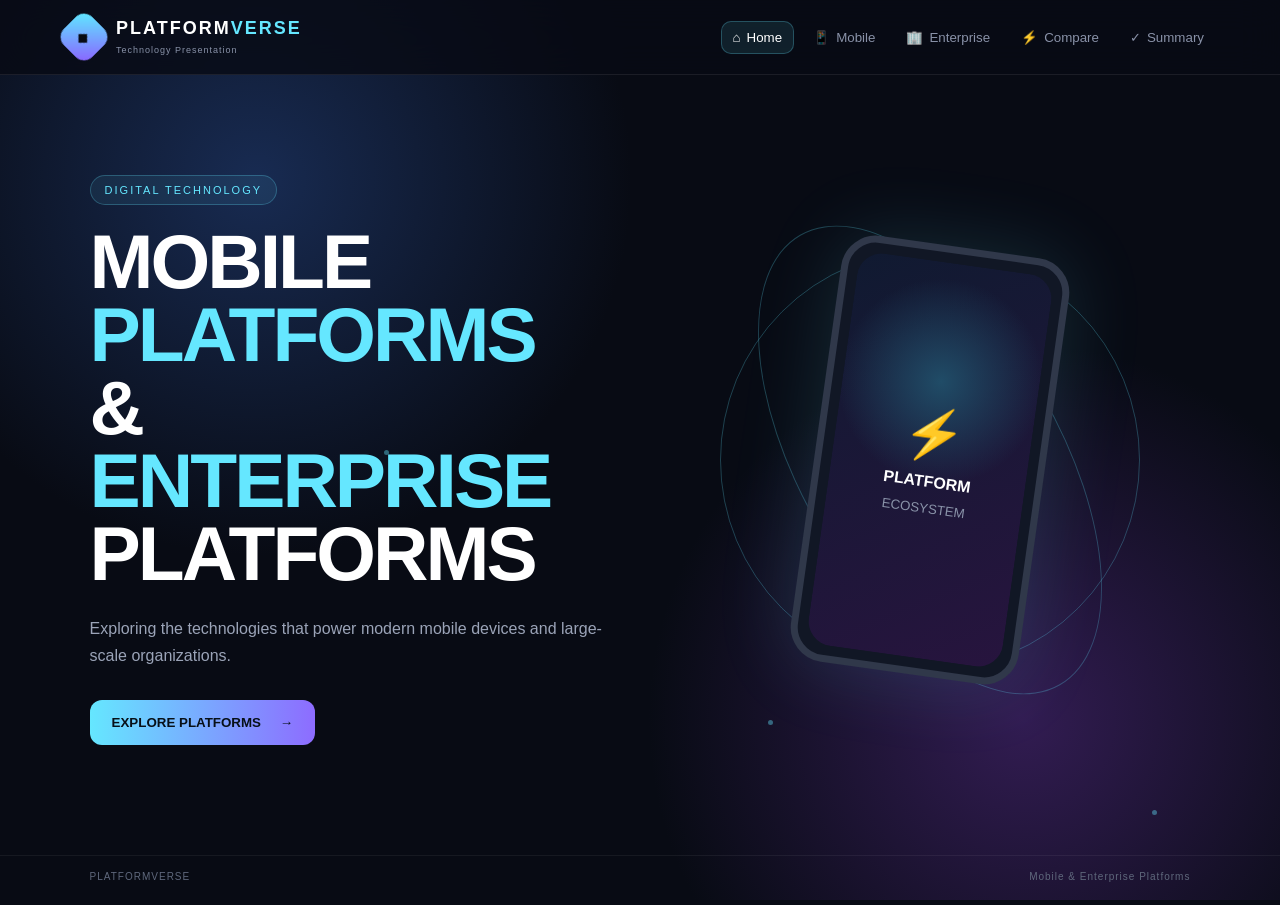
<file: index.html>
<!DOCTYPE html>
<html lang="en">
<head>
    <meta charset="UTF-8">
    <meta name="viewport" content="width=device-width, initial-scale=1.0">

    <title>Mobile & Enterprise Platforms</title>

    <link rel="stylesheet" href="style.css">
</head>

<body>

    <!-- Background Animation -->
    <div class="background">
        <span></span>
        <span></span>
        <span></span>
        <span></span>
        <span></span>
    </div>

    <!-- HEADER -->
    <header class="topbar">

        <div class="logo">
            <div class="logo-icon">◆</div>
            <div>
                <h1>PLATFORM<span>VERSE</span></h1>
                <small>Technology Presentation</small>
            </div>
        </div>

        <button class="menu-btn" id="menuBtn">
            ☰
        </button>

        <nav id="navigation">

            <button class="nav-btn active" data-page="home">
                <span>⌂</span>
                <label>Home</label>
            </button>

            <button class="nav-btn" data-page="mobile">
                <span>📱</span>
                <label>Mobile</label>
            </button>

            <button class="nav-btn" data-page="enterprise">
                <span>🏢</span>
                <label>Enterprise</label>
            </button>

            <button class="nav-btn" data-page="comparison">
                <span>⚡</span>
                <label>Compare</label>
            </button>

            <button class="nav-btn" data-page="summary">
                <span>✓</span>
                <label>Summary</label>
            </button>

        </nav>

    </header>


    <!-- MAIN -->
    <main>

        <!-- HOME -->
        <section class="page active" id="home">

            <div class="hero">

                <div class="hero-text">

                    <div class="badge">
                        DIGITAL TECHNOLOGY
                    </div>

                    <h2>
                        MOBILE
                        <span>PLATFORMS</span>
                        <br>
                        &
                        <span>ENTERPRISE</span>
                        <br>
                        PLATFORMS
                    </h2>

                    <p>
                        Exploring the technologies that power modern
                        mobile devices and large-scale organizations.
                    </p>

                    <button class="start-btn" data-go="mobile">
                        EXPLORE PLATFORMS
                        <span>→</span>
                    </button>

                </div>

                <div class="hero-visual">

                    <div class="orbit orbit1"></div>
                    <div class="orbit orbit2"></div>

                    <div class="center-device">
                        <div class="screen">
                            <div class="screen-icon">⚡</div>
                            <strong>PLATFORM</strong>
                            <small>ECOSYSTEM</small>
                        </div>
                    </div>

                </div>

            </div>

        </section>


        <!-- MOBILE -->
        <section class="page" id="mobile">

            <div class="section-header">

                <div>
                    <span class="section-number">01</span>

                    <h2>
                        MOBILE
                        <span>PLATFORMS</span>
                    </h2>

                    <p>
                        Software platforms designed primarily for
                        smartphones, tablets and other mobile devices.
                    </p>
                </div>

            </div>


            <div class="platform-grid">

                <article class="platform-card">

                    <div class="card-number">01</div>

                    <div class="card-icon android">
                        🤖
                    </div>

                    <h3>Android</h3>

                    <p>
                        An open and flexible mobile operating system
                        developed by Google.
                    </p>

                    <div class="tags">
                        <span>Google</span>
                        <span>Open Source</span>
                    </div>

                </article>


                <article class="platform-card">

                    <div class="card-number">02</div>

                    <div class="card-icon apple">
                        
                    </div>

                    <h3>iOS</h3>

                    <p>
                        Apple's mobile operating system used on
                        iPhone and other Apple devices.
                    </p>

                    <div class="tags">
                        <span>Apple</span>
                        <span>iPhone</span>
                    </div>

                </article>


                <article class="platform-card">

                    <div class="card-number">03</div>

                    <div class="card-icon harmony">
                        ◈
                    </div>

                    <h3>HarmonyOS</h3>

                    <p>
                        A distributed operating system developed by
                        Huawei for multiple smart devices.
                    </p>

                    <div class="tags">
                        <span>Huawei</span>
                        <span>IoT</span>
                    </div>

                </article>


                <article class="platform-card">

                    <div class="card-number">04</div>

                    <div class="card-icon kaios">
                        K
                    </div>

                    <h3>KaiOS</h3>

                    <p>
                        A lightweight operating system designed
                        for feature phones and affordable devices.
                    </p>

                    <div class="tags">
                        <span>Lightweight</span>
                        <span>Feature Phone</span>
                    </div>

                </article>

            </div>

        </section>


        <!-- ENTERPRISE -->
        <section class="page" id="enterprise">

            <div class="section-header">

                <div>
                    <span class="section-number">02</span>

                    <h2>
                        ENTERPRISE
                        <span>PLATFORMS</span>
                    </h2>

                    <p>
                        Technology platforms that support business
                        operations, applications, data and large-scale
                        organizational systems.
                    </p>

                </div>

            </div>


            <div class="platform-grid enterprise-grid">

                <article class="platform-card">

                    <div class="card-number">01</div>

                    <div class="card-icon enterprise-icon">
                        ☁
                    </div>

                    <h3>Microsoft Azure</h3>

                    <p>
                        Cloud computing platform providing services
                        for applications, databases and businesses.
                    </p>

                    <div class="tags">
                        <span>Cloud</span>
                        <span>Microsoft</span>
                    </div>

                </article>


                <article class="platform-card">

                    <div class="card-number">02</div>

                    <div class="card-icon enterprise-icon">
                        ☁
                    </div>

                    <h3>Amazon Web Services</h3>

                    <p>
                        Cloud platform offering computing, storage,
                        databases and many enterprise services.
                    </p>

                    <div class="tags">
                        <span>AWS</span>
                        <span>Cloud</span>
                    </div>

                </article>


                <article class="platform-card">

                    <div class="card-number">03</div>

                    <div class="card-icon enterprise-icon">
                        ◉
                    </div>

                    <h3>Oracle Cloud</h3>

                    <p>
                        Enterprise cloud platform supporting databases,
                        applications and business infrastructure.
                    </p>

                    <div class="tags">
                        <span>Oracle</span>
                        <span>Database</span>
                    </div>

                </article>


                <article class="platform-card">

                    <div class="card-number">04</div>

                    <div class="card-icon enterprise-icon">
                        S
                    </div>

                    <h3>SAP</h3>

                    <p>
                        Enterprise software platform used for finance,
                        supply chain, human resources and operations.
                    </p>

                    <div class="tags">
                        <span>ERP</span>
                        <span>Business</span>
                    </div>

                </article>


                <!-- 5TH ENTERPRISE EXAMPLE -->
                <article class="platform-card">

                    <div class="card-number">05</div>

                    <div class="card-icon enterprise-icon">
                        IBM
                    </div>

                    <h3>IBM Cloud</h3>

                    <p>
                        Enterprise cloud platform providing infrastructure,
                        AI, data and application services for organizations.
                    </p>

                    <div class="tags">
                        <span>IBM</span>
                        <span>Cloud</span>
                    </div>

                </article>

            </div>

        </section>


        <!-- COMPARISON -->
        <section class="page" id="comparison">

            <div class="section-header">

                <div>
                    <span class="section-number">03</span>

                    <h2>
                        PLATFORM
                        <span>COMPARISON</span>
                    </h2>

                    <p>
                        Mobile and enterprise platforms serve different
                        purposes but both support modern technology.
                    </p>
                </div>

            </div>


            <div class="comparison">

                <div class="compare-card mobile-compare">

                    <div class="compare-icon">
                        📱
                    </div>

                    <h3>Mobile Platforms</h3>

                    <ul>
                        <li>Designed for mobile devices</li>
                        <li>User-focused experience</li>
                        <li>Touch-based interfaces</li>
                        <li>Mobile applications</li>
                        <li>Portable and personal</li>
                    </ul>

                </div>


                <div class="vs">
                    VS
                </div>


                <div class="compare-card enterprise-compare">

                    <div class="compare-icon">
                        🏢
                    </div>

                    <h3>Enterprise Platforms</h3>

                    <ul>
                        <li>Designed for organizations</li>
                        <li>Business-focused systems</li>
                        <li>Large-scale infrastructure</li>
                        <li>Data and application management</li>
                        <li>Supports many users</li>
                    </ul>

                </div>

            </div>


            <div class="info-box">

                <span>💡</span>

                <p>
                    <strong>Key Idea:</strong>
                    Mobile platforms focus on personal and portable
                    computing, while enterprise platforms focus on
                    organizational systems, scalability and business
                    operations.
                </p>

            </div>

        </section>


        <!-- SUMMARY -->
        <section class="page" id="summary">

            <div class="summary-container">

                <div class="summary-icon">
                    ✓
                </div>

                <span class="section-number">04</span>

                <h2>
                    TECHNOLOGY
                    <span>CONNECTS</span>
                </h2>

                <p>
                    Mobile and enterprise platforms are essential parts
                    of today's digital world.
                </p>


                <div class="summary-grid">

                    <div>
                        <strong>Mobile</strong>
                        <span>Personal Technology</span>
                    </div>

                    <div>
                        <strong>Enterprise</strong>
                        <span>Business Technology</span>
                    </div>

                    <div>
                        <strong>Future</strong>
                        <span>Connected Ecosystems</span>
                    </div>

                </div>


                <button class="restart-btn" data-go="home">
                    ↻ RESTART PRESENTATION
                </button>

            </div>

        </section>

    </main>


    <!-- PAGE POPUP -->
    <div class="transition-overlay" id="transitionOverlay">

        <div class="transition-box">

            <div class="loading-circle"></div>

            <h3 id="transitionTitle">
                Loading...
            </h3>

            <p>
                Preparing presentation
            </p>

        </div>

    </div>


    <footer>

        <span>PLATFORMVERSE</span>

        <span>
            Mobile & Enterprise Platforms
        </span>

    </footer>


    <script src="script.js"></script>

</body>
</html>
</file>
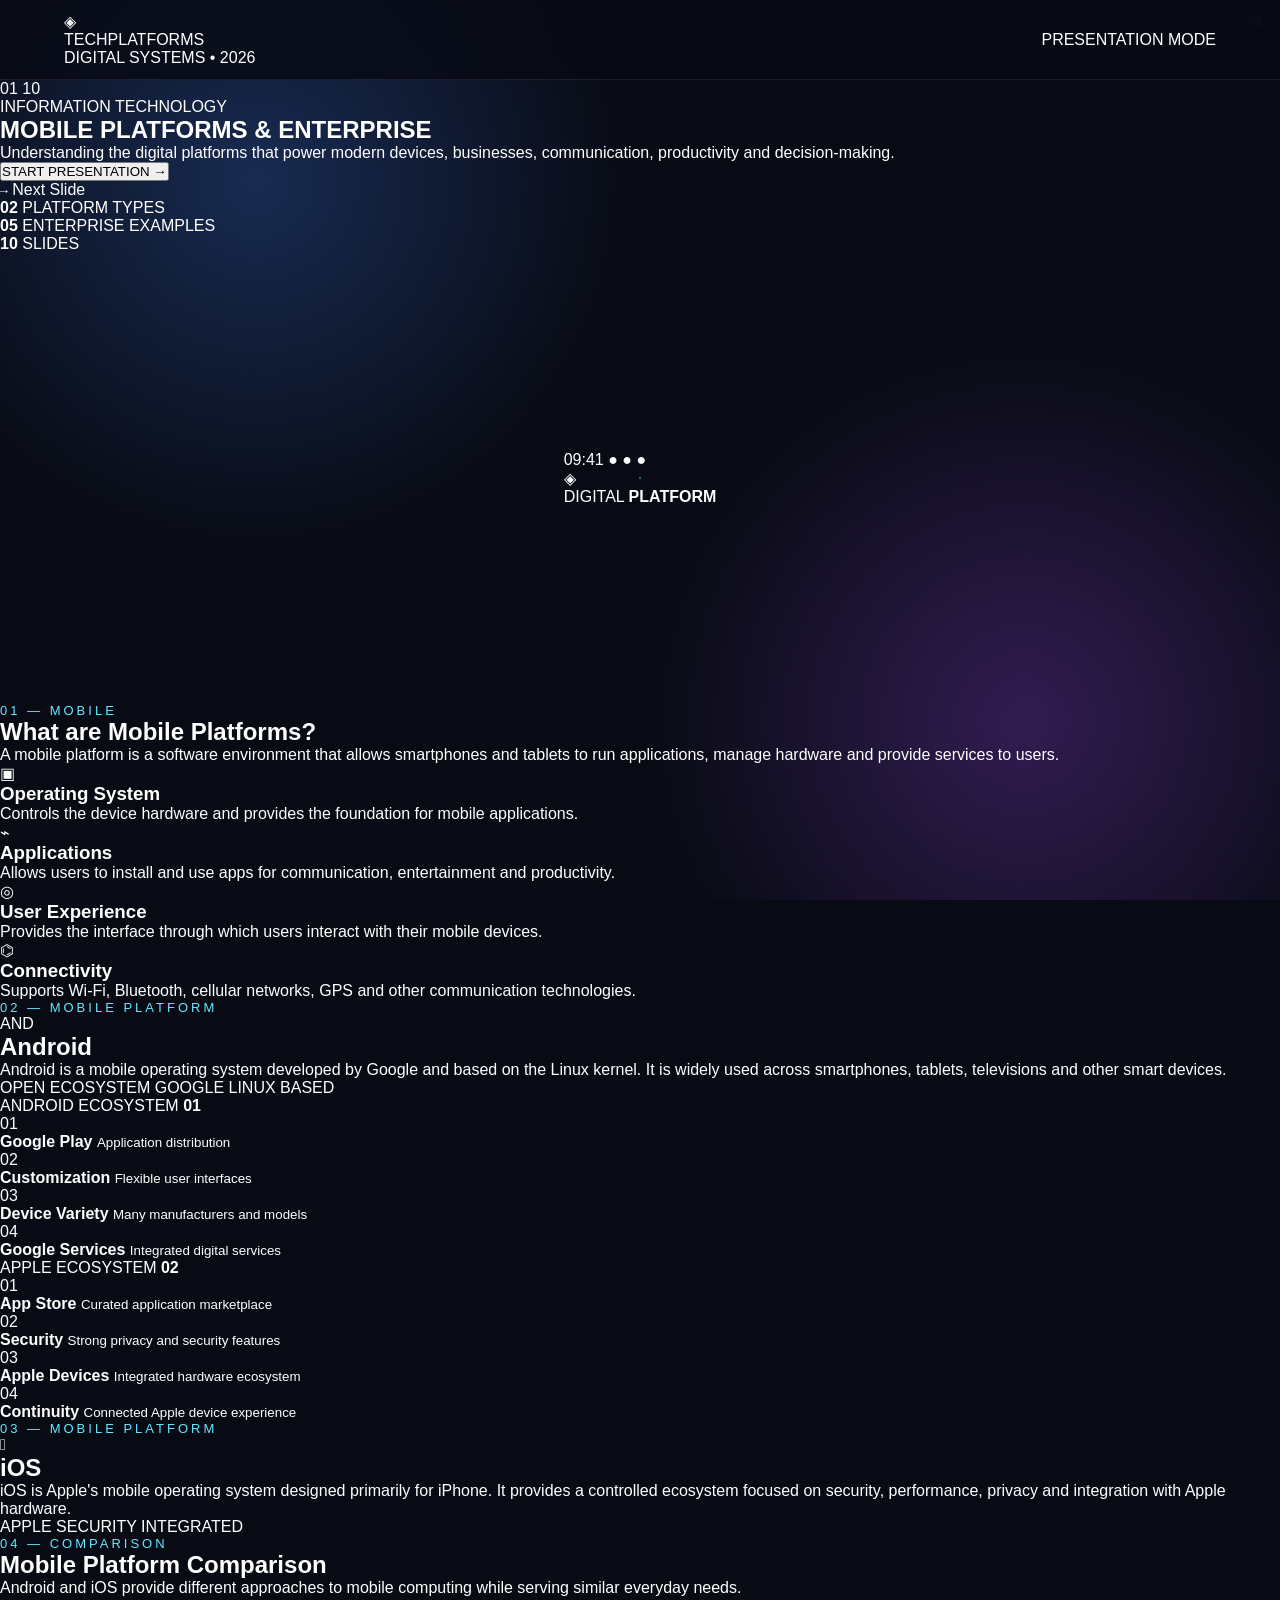
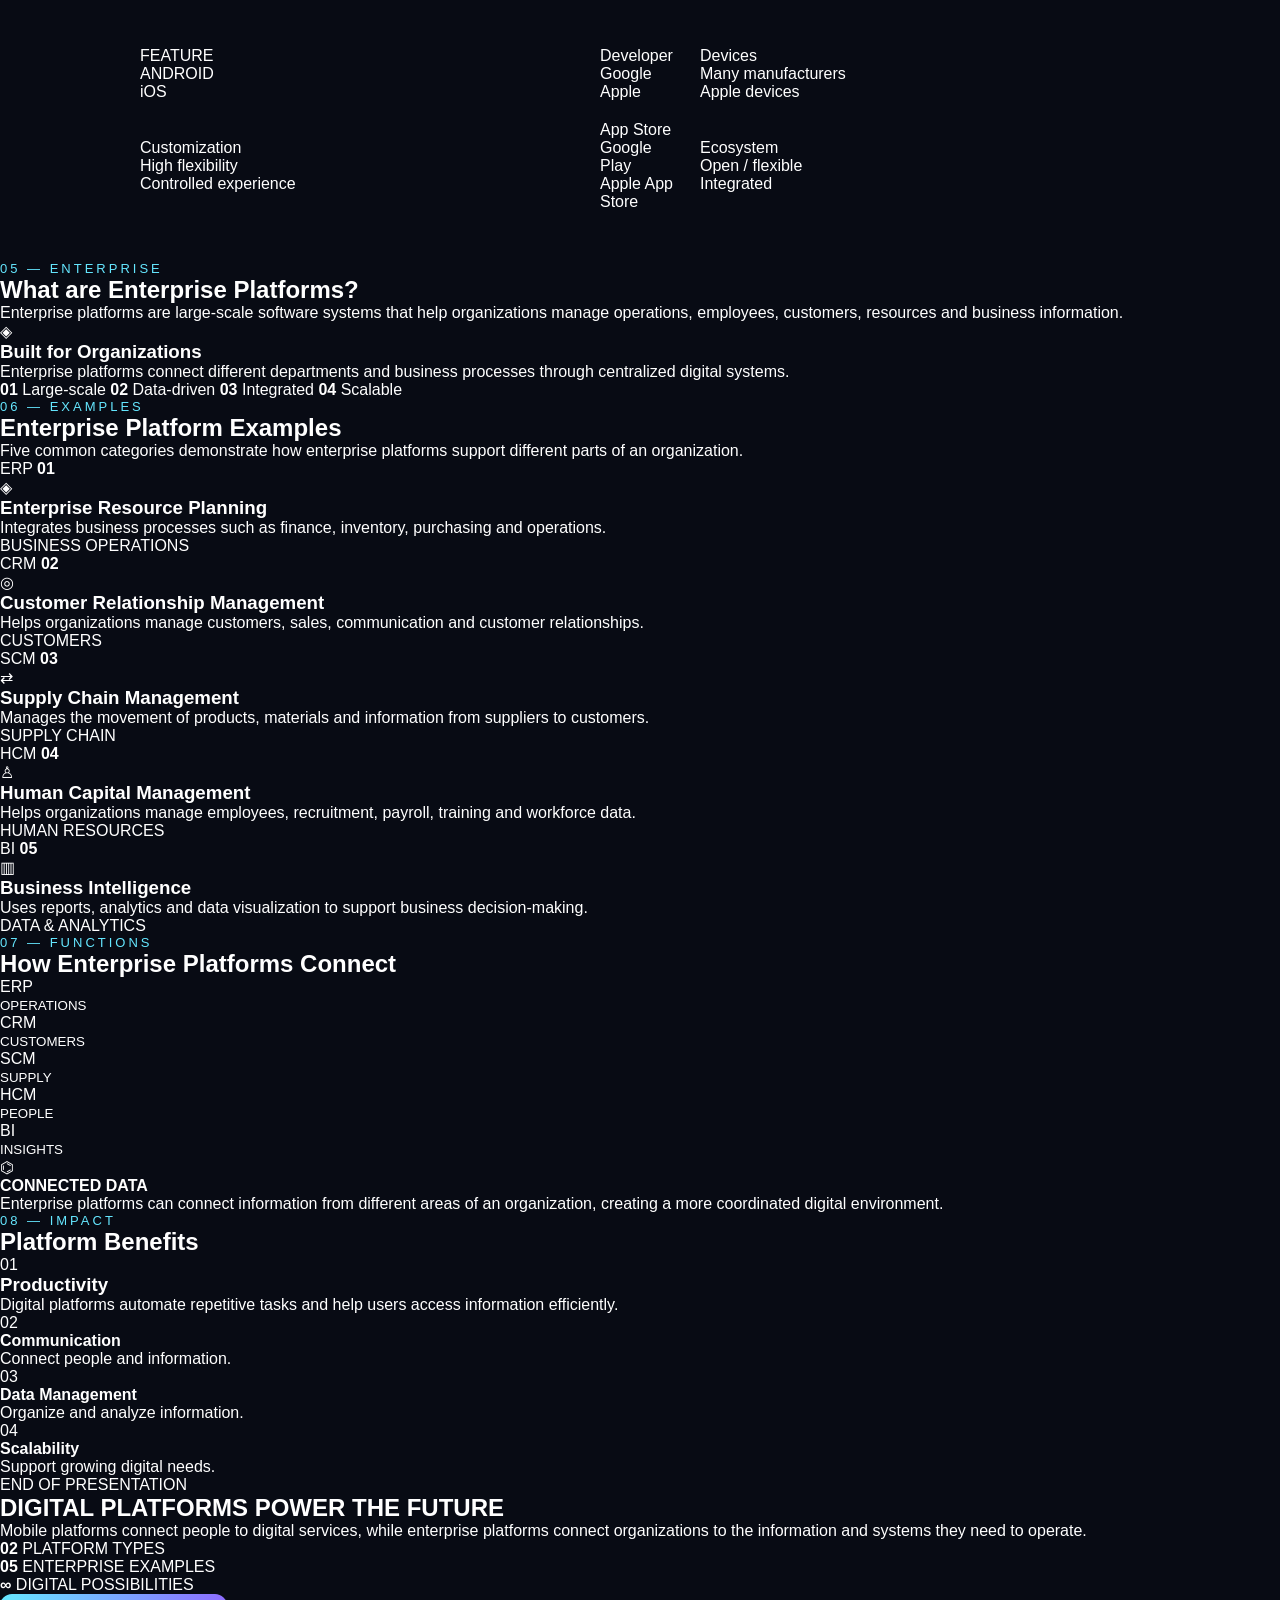
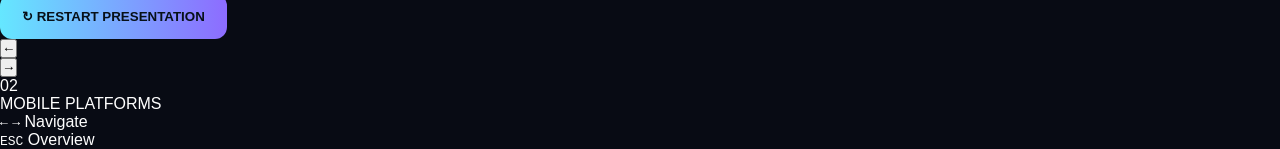
<file: ppt.html>
<!DOCTYPE html>
<html lang="en">
<head>
    <meta charset="UTF-8">
    <meta name="viewport" content="width=device-width, initial-scale=1.0">

    <title>Mobile & Enterprise Platforms</title>

    <link rel="preconnect" href="https://fonts.googleapis.com">
    <link rel="preconnect" href="https://fonts.gstatic.com" crossorigin>

    <link href="https://fonts.googleapis.com/css2?family=Inter:wght@300;400;500;600;700;800&family=Orbitron:wght@400;500;600;700;800&display=swap" rel="stylesheet">

    <link rel="stylesheet" href="style.css">
</head>

<body>

    <!-- BACKGROUND -->
    <div class="background">
        <div class="grid-lines"></div>

        <div class="glow glow-one"></div>
        <div class="glow glow-two"></div>
        <div class="glow glow-three"></div>

        <div class="particles" id="particles"></div>
    </div>


    <!-- TOP NAVIGATION -->
    <header class="topbar">

        <div class="brand">
            <div class="brand-icon">
                <span>◈</span>
            </div>

            <div>
                <div class="brand-title">TECH<span>PLATFORMS</span></div>
                <div class="brand-subtitle">DIGITAL SYSTEMS • 2026</div>
            </div>
        </div>

        <div class="top-status">
            <span class="status-dot"></span>
            PRESENTATION MODE
        </div>

    </header>


    <!-- PROGRESS -->
    <div class="progress-container">
        <div class="progress-bar" id="progressBar"></div>
    </div>


    <!-- SLIDE COUNTER -->
    <div class="slide-counter">
        <span id="currentSlide">01</span>
        <span class="counter-line"></span>
        <span id="totalSlides">10</span>
    </div>


    <!-- PRESENTATION -->
    <main id="presentation">


        <!-- ========================= -->
        <!-- SLIDE 1 -->
        <!-- ========================= -->

        <section class="slide active" data-title="Introduction">

            <div class="slide-content hero-content">

                <div class="hero-label">
                    <span></span>
                    INFORMATION TECHNOLOGY
                </div>

                <h1>
                    MOBILE
                    <span>PLATFORMS</span>
                    &
                    <strong>ENTERPRISE</strong>
                </h1>

                <p class="hero-description">
                    Understanding the digital platforms that power
                    modern devices, businesses, communication,
                    productivity and decision-making.
                </p>

                <div class="hero-buttons">
                    <button class="primary-btn next-btn">
                        START PRESENTATION
                        <span>→</span>
                    </button>

                    <div class="keyboard-hint">
                        <kbd>→</kbd>
                        <span>Next Slide</span>
                    </div>
                </div>

                <div class="hero-stats">

                    <div>
                        <strong>02</strong>
                        <span>PLATFORM TYPES</span>
                    </div>

                    <div>
                        <strong>05</strong>
                        <span>ENTERPRISE EXAMPLES</span>
                    </div>

                    <div>
                        <strong>10</strong>
                        <span>SLIDES</span>
                    </div>

                </div>

            </div>


            <div class="hero-visual">

                <div class="orbit orbit-1"></div>
                <div class="orbit orbit-2"></div>
                <div class="orbit orbit-3"></div>

                <div class="device">

                    <div class="device-camera"></div>

                    <div class="device-screen">

                        <div class="screen-top">
                            <span>09:41</span>
                            <span>● ● ●</span>
                        </div>

                        <div class="screen-logo">
                            <span>◈</span>
                        </div>

                        <div class="screen-title">
                            DIGITAL
                            <b>PLATFORM</b>
                        </div>

                        <div class="screen-lines">
                            <i></i>
                            <i></i>
                            <i></i>
                        </div>

                    </div>

                </div>

            </div>

        </section>



        <!-- ========================= -->
        <!-- SLIDE 2 -->
        <!-- ========================= -->

        <section class="slide" data-title="Mobile Platforms">

            <div class="slide-content">

                <div class="section-number">
                    01 — MOBILE
                </div>

                <h2>
                    What are
                    <span>Mobile Platforms?</span>
                </h2>

                <p class="intro-text">
                    A mobile platform is a software environment that
                    allows smartphones and tablets to run applications,
                    manage hardware and provide services to users.
                </p>


                <div class="feature-grid">

                    <article class="feature-card">

                        <div class="card-number">01</div>

                        <div class="feature-icon">▣</div>

                        <h3>Operating System</h3>

                        <p>
                            Controls the device hardware and provides
                            the foundation for mobile applications.
                        </p>

                    </article>


                    <article class="feature-card">

                        <div class="card-number">02</div>

                        <div class="feature-icon">⌁</div>

                        <h3>Applications</h3>

                        <p>
                            Allows users to install and use apps for
                            communication, entertainment and productivity.
                        </p>

                    </article>


                    <article class="feature-card">

                        <div class="card-number">03</div>

                        <div class="feature-icon">◎</div>

                        <h3>User Experience</h3>

                        <p>
                            Provides the interface through which users
                            interact with their mobile devices.
                        </p>

                    </article>


                    <article class="feature-card">

                        <div class="card-number">04</div>

                        <div class="feature-icon">⌬</div>

                        <h3>Connectivity</h3>

                        <p>
                            Supports Wi-Fi, Bluetooth, cellular networks,
                            GPS and other communication technologies.
                        </p>

                    </article>

                </div>

            </div>

        </section>



        <!-- ========================= -->
        <!-- SLIDE 3 -->
        <!-- ========================= -->

        <section class="slide" data-title="Android">

            <div class="slide-content platform-layout">

                <div class="platform-info">

                    <div class="section-number">
                        02 — MOBILE PLATFORM
                    </div>

                    <div class="platform-logo android-logo">
                        AND
                    </div>

                    <h2>
                        Android
                    </h2>

                    <p class="platform-description">
                        Android is a mobile operating system developed
                        by Google and based on the Linux kernel.
                        It is widely used across smartphones, tablets,
                        televisions and other smart devices.
                    </p>


                    <div class="tag-list">
                        <span>OPEN ECOSYSTEM</span>
                        <span>GOOGLE</span>
                        <span>LINUX BASED</span>
                    </div>

                </div>


                <div class="platform-panel">

                    <div class="panel-header">
                        <span>ANDROID ECOSYSTEM</span>
                        <b>01</b>
                    </div>

                    <div class="platform-list">

                        <div class="platform-item">
                            <span>01</span>
                            <div>
                                <strong>Google Play</strong>
                                <small>Application distribution</small>
                            </div>
                        </div>

                        <div class="platform-item">
                            <span>02</span>
                            <div>
                                <strong>Customization</strong>
                                <small>Flexible user interfaces</small>
                            </div>
                        </div>

                        <div class="platform-item">
                            <span>03</span>
                            <div>
                                <strong>Device Variety</strong>
                                <small>Many manufacturers and models</small>
                            </div>
                        </div>

                        <div class="platform-item">
                            <span>04</span>
                            <div>
                                <strong>Google Services</strong>
                                <small>Integrated digital services</small>
                            </div>
                        </div>

                    </div>

                </div>

            </div>

        </section>



        <!-- ========================= -->
        <!-- SLIDE 4 -->
        <!-- ========================= -->

        <section class="slide" data-title="iOS">

            <div class="slide-content platform-layout reverse">

                <div class="platform-panel ios-panel">

                    <div class="panel-header">
                        <span>APPLE ECOSYSTEM</span>
                        <b>02</b>
                    </div>

                    <div class="platform-list">

                        <div class="platform-item">
                            <span>01</span>
                            <div>
                                <strong>App Store</strong>
                                <small>Curated application marketplace</small>
                            </div>
                        </div>

                        <div class="platform-item">
                            <span>02</span>
                            <div>
                                <strong>Security</strong>
                                <small>Strong privacy and security features</small>
                            </div>
                        </div>

                        <div class="platform-item">
                            <span>03</span>
                            <div>
                                <strong>Apple Devices</strong>
                                <small>Integrated hardware ecosystem</small>
                            </div>
                        </div>

                        <div class="platform-item">
                            <span>04</span>
                            <div>
                                <strong>Continuity</strong>
                                <small>Connected Apple device experience</small>
                            </div>
                        </div>

                    </div>

                </div>


                <div class="platform-info">

                    <div class="section-number">
                        03 — MOBILE PLATFORM
                    </div>

                    <div class="platform-logo ios-logo">
                        
                    </div>

                    <h2>
                        iOS
                    </h2>

                    <p class="platform-description">
                        iOS is Apple's mobile operating system designed
                        primarily for iPhone. It provides a controlled
                        ecosystem focused on security, performance,
                        privacy and integration with Apple hardware.
                    </p>

                    <div class="tag-list">
                        <span>APPLE</span>
                        <span>SECURITY</span>
                        <span>INTEGRATED</span>
                    </div>

                </div>

            </div>

        </section>



        <!-- ========================= -->
        <!-- SLIDE 5 -->
        <!-- ========================= -->

        <section class="slide" data-title="Mobile Comparison">

            <div class="slide-content">

                <div class="section-number">
                    04 — COMPARISON
                </div>

                <h2>
                    Mobile Platform
                    <span>Comparison</span>
                </h2>

                <p class="intro-text">
                    Android and iOS provide different approaches to
                    mobile computing while serving similar everyday needs.
                </p>


                <div class="comparison">

                    <div class="comparison-header">
                        <div>FEATURE</div>
                        <div>ANDROID</div>
                        <div>iOS</div>
                    </div>


                    <div class="comparison-row">
                        <div>Developer</div>
                        <div>Google</div>
                        <div>Apple</div>
                    </div>

                    <div class="comparison-row">
                        <div>Devices</div>
                        <div>Many manufacturers</div>
                        <div>Apple devices</div>
                    </div>

                    <div class="comparison-row">
                        <div>Customization</div>
                        <div>High flexibility</div>
                        <div>Controlled experience</div>
                    </div>

                    <div class="comparison-row">
                        <div>App Store</div>
                        <div>Google Play</div>
                        <div>Apple App Store</div>
                    </div>

                    <div class="comparison-row">
                        <div>Ecosystem</div>
                        <div>Open / flexible</div>
                        <div>Integrated</div>
                    </div>

                </div>

            </div>

        </section>



        <!-- ========================= -->
        <!-- SLIDE 6 -->
        <!-- ========================= -->

        <section class="slide" data-title="Enterprise Platforms">

            <div class="slide-content">

                <div class="section-number">
                    05 — ENTERPRISE
                </div>

                <h2>
                    What are
                    <span>Enterprise Platforms?</span>
                </h2>

                <p class="intro-text">
                    Enterprise platforms are large-scale software systems
                    that help organizations manage operations, employees,
                    customers, resources and business information.
                </p>


                <div class="enterprise-definition">

                    <div class="definition-main">

                        <div class="definition-icon">
                            ◈
                        </div>

                        <div>
                            <h3>Built for Organizations</h3>

                            <p>
                                Enterprise platforms connect different
                                departments and business processes through
                                centralized digital systems.
                            </p>
                        </div>

                    </div>


                    <div class="definition-points">

                        <span>
                            <b>01</b>
                            Large-scale
                        </span>

                        <span>
                            <b>02</b>
                            Data-driven
                        </span>

                        <span>
                            <b>03</b>
                            Integrated
                        </span>

                        <span>
                            <b>04</b>
                            Scalable
                        </span>

                    </div>

                </div>

            </div>

        </section>



        <!-- ========================= -->
        <!-- SLIDE 7 -->
        <!-- ========================= -->

        <section class="slide" data-title="Enterprise Examples">

            <div class="slide-content">

                <div class="section-number">
                    06 — EXAMPLES
                </div>

                <h2>
                    Enterprise Platform
                    <span>Examples</span>
                </h2>

                <p class="intro-text">
                    Five common categories demonstrate how enterprise
                    platforms support different parts of an organization.
                </p>


                <div class="enterprise-grid">


                    <!-- ERP -->

                    <article class="enterprise-card">

                        <div class="enterprise-card-top">
                            <span>ERP</span>
                            <b>01</b>
                        </div>

                        <div class="big-symbol">
                            ◈
                        </div>

                        <h3>
                            Enterprise Resource Planning
                        </h3>

                        <p>
                            Integrates business processes such as finance,
                            inventory, purchasing and operations.
                        </p>

                        <div class="card-tag">
                            BUSINESS OPERATIONS
                        </div>

                    </article>


                    <!-- CRM -->

                    <article class="enterprise-card">

                        <div class="enterprise-card-top">
                            <span>CRM</span>
                            <b>02</b>
                        </div>

                        <div class="big-symbol">
                            ◎
                        </div>

                        <h3>
                            Customer Relationship Management
                        </h3>

                        <p>
                            Helps organizations manage customers, sales,
                            communication and customer relationships.
                        </p>

                        <div class="card-tag">
                            CUSTOMERS
                        </div>

                    </article>


                    <!-- SCM -->

                    <article class="enterprise-card">

                        <div class="enterprise-card-top">
                            <span>SCM</span>
                            <b>03</b>
                        </div>

                        <div class="big-symbol">
                            ⇄
                        </div>

                        <h3>
                            Supply Chain Management
                        </h3>

                        <p>
                            Manages the movement of products, materials
                            and information from suppliers to customers.
                        </p>

                        <div class="card-tag">
                            SUPPLY CHAIN
                        </div>

                    </article>


                    <!-- HCM -->

                    <article class="enterprise-card">

                        <div class="enterprise-card-top">
                            <span>HCM</span>
                            <b>04</b>
                        </div>

                        <div class="big-symbol">
                            ♙
                        </div>

                        <h3>
                            Human Capital Management
                        </h3>

                        <p>
                            Helps organizations manage employees,
                            recruitment, payroll, training and workforce data.
                        </p>

                        <div class="card-tag">
                            HUMAN RESOURCES
                        </div>

                    </article>


                    <!-- BI -->

                    <article class="enterprise-card">

                        <div class="enterprise-card-top">
                            <span>BI</span>
                            <b>05</b>
                        </div>

                        <div class="big-symbol">
                            ▥
                        </div>

                        <h3>
                            Business Intelligence
                        </h3>

                        <p>
                            Uses reports, analytics and data visualization
                            to support business decision-making.
                        </p>

                        <div class="card-tag">
                            DATA & ANALYTICS
                        </div>

                    </article>


                </div>

            </div>

        </section>



        <!-- ========================= -->
        <!-- SLIDE 8 -->
        <!-- ========================= -->

        <section class="slide" data-title="Enterprise Functions">

            <div class="slide-content">

                <div class="section-number">
                    07 — FUNCTIONS
                </div>

                <h2>
                    How Enterprise
                    <span>Platforms Connect</span>
                </h2>


                <div class="enterprise-flow">

                    <div class="flow-node">
                        <div>ERP</div>
                        <small>OPERATIONS</small>
                    </div>

                    <div class="flow-line"></div>

                    <div class="flow-node">
                        <div>CRM</div>
                        <small>CUSTOMERS</small>
                    </div>

                    <div class="flow-line"></div>

                    <div class="flow-node">
                        <div>SCM</div>
                        <small>SUPPLY</small>
                    </div>

                    <div class="flow-line"></div>

                    <div class="flow-node">
                        <div>HCM</div>
                        <small>PEOPLE</small>
                    </div>

                    <div class="flow-line"></div>

                    <div class="flow-node">
                        <div>BI</div>
                        <small>INSIGHTS</small>
                    </div>

                </div>


                <div class="central-message">

                    <span class="message-icon">⌬</span>

                    <div>
                        <strong>CONNECTED DATA</strong>

                        <p>
                            Enterprise platforms can connect information
                            from different areas of an organization,
                            creating a more coordinated digital environment.
                        </p>
                    </div>

                </div>

            </div>

        </section>



        <!-- ========================= -->
        <!-- SLIDE 9 -->
        <!-- ========================= -->

        <section class="slide" data-title="Benefits">

            <div class="slide-content">

                <div class="section-number">
                    08 — IMPACT
                </div>

                <h2>
                    Platform
                    <span>Benefits</span>
                </h2>


                <div class="benefits-layout">

                    <div class="benefit-large">

                        <div class="benefit-number">
                            01
                        </div>

                        <h3>
                            Productivity
                        </h3>

                        <p>
                            Digital platforms automate repetitive tasks
                            and help users access information efficiently.
                        </p>

                    </div>


                    <div class="benefit-stack">

                        <div class="benefit-small">
                            <span>02</span>
                            <div>
                                <strong>Communication</strong>
                                <p>Connect people and information.</p>
                            </div>
                        </div>

                        <div class="benefit-small">
                            <span>03</span>
                            <div>
                                <strong>Data Management</strong>
                                <p>Organize and analyze information.</p>
                            </div>
                        </div>

                        <div class="benefit-small">
                            <span>04</span>
                            <div>
                                <strong>Scalability</strong>
                                <p>Support growing digital needs.</p>
                            </div>
                        </div>

                    </div>

                </div>

            </div>

        </section>



        <!-- ========================= -->
        <!-- SLIDE 10 -->
        <!-- ========================= -->

        <section class="slide final-slide" data-title="Conclusion">

            <div class="slide-content final-content">

                <div class="final-badge">
                    END OF PRESENTATION
                </div>

                <h2>
                    DIGITAL
                    <span>PLATFORMS</span>
                    POWER THE FUTURE
                </h2>

                <p>
                    Mobile platforms connect people to digital services,
                    while enterprise platforms connect organizations
                    to the information and systems they need to operate.
                </p>


                <div class="final-stats">

                    <div>
                        <strong>02</strong>
                        <span>PLATFORM TYPES</span>
                    </div>

                    <div>
                        <strong>05</strong>
                        <span>ENTERPRISE EXAMPLES</span>
                    </div>

                    <div>
                        <strong>∞</strong>
                        <span>DIGITAL POSSIBILITIES</span>
                    </div>

                </div>


                <button class="restart-btn" id="restartBtn">
                    ↻ RESTART PRESENTATION
                </button>

            </div>

        </section>


    </main>



    <!-- NAVIGATION -->

    <div class="navigation">

        <button id="prevBtn" class="nav-button">
            ←
        </button>


        <div class="dots" id="dots"></div>


        <button id="nextBtn" class="nav-button">
            →
        </button>

    </div>


    <!-- SLIDE TRANSITION POPUP -->

    <div class="transition-screen" id="transitionScreen">

        <div class="transition-inner">

            <div class="transition-number" id="transitionNumber">
                02
            </div>

            <div class="transition-title" id="transitionTitle">
                MOBILE PLATFORMS
            </div>

            <div class="transition-line"></div>

        </div>

    </div>


    <!-- HELP -->

    <div class="help">

        <div>
            <kbd>←</kbd>
            <kbd>→</kbd>
            Navigate
        </div>

        <div>
            <kbd>ESC</kbd>
            Overview
        </div>

    </div>


    <script src="script.js"></script>

</body>
</html>
</file>
<file: style.css>
/* ===============================
   RESET
================================ */

* {
    margin: 0;
    padding: 0;
    box-sizing: border-box;
}

html {
    scroll-behavior: smooth;
}

body {
    font-family: Arial, Helvetica, sans-serif;
    background: #080b14;
    color: #ffffff;
    min-height: 100vh;
    overflow-x: hidden;
}


/* ===============================
   BACKGROUND
================================ */

.background {
    position: fixed;
    inset: 0;
    z-index: -2;
    overflow: hidden;
    background:
        radial-gradient(circle at 20% 20%, #182b52 0%, transparent 30%),
        radial-gradient(circle at 80% 80%, #321c52 0%, transparent 30%),
        #080b14;
}

.background span {
    position: absolute;
    width: 5px;
    height: 5px;
    background: #65e7ff;
    border-radius: 50%;
    opacity: .4;
    animation: floatParticle 10s linear infinite;
}

.background span:nth-child(1) {
    left: 10%;
    top: 80%;
    animation-delay: 0s;
}

.background span:nth-child(2) {
    left: 30%;
    top: 50%;
    animation-delay: 2s;
}

.background span:nth-child(3) {
    left: 60%;
    top: 80%;
    animation-delay: 4s;
}

.background span:nth-child(4) {
    left: 80%;
    top: 40%;
    animation-delay: 6s;
}

.background span:nth-child(5) {
    left: 90%;
    top: 90%;
    animation-delay: 8s;
}

@keyframes floatParticle {

    0% {
        transform: translateY(0);
        opacity: 0;
    }

    30% {
        opacity: .7;
    }

    100% {
        transform: translateY(-100vh);
        opacity: 0;
    }
}


/* ===============================
   HEADER
================================ */

.topbar {
    width: 100%;
    min-height: 75px;
    padding: 12px 5%;
    display: flex;
    justify-content: space-between;
    align-items: center;

    background: rgba(8, 11, 20, .8);
    backdrop-filter: blur(20px);

    border-bottom: 1px solid rgba(255,255,255,.08);

    position: sticky;
    top: 0;
    z-index: 100;
}


/* LOGO */

.logo {
    display: flex;
    align-items: center;
    gap: 12px;
}

.logo-icon {
    width: 40px;
    height: 40px;

    display: grid;
    place-items: center;

    background: linear-gradient(
        135deg,
        #5cf2ff,
        #8d5cff
    );

    color: #080b14;

    border-radius: 12px;

    transform: rotate(45deg);
}

.logo-icon::first-letter {
    transform: rotate(-45deg);
}

.logo h1 {
    font-size: 18px;
    letter-spacing: 2px;
}

.logo h1 span {
    color: #65e7ff;
}

.logo small {
    font-size: 9px;
    color: #8992a8;
    letter-spacing: 1px;
}


/* NAV */

nav {
    display: flex;
    gap: 7px;
}

.nav-btn {
    border: none;
    background: transparent;
    color: #8992a8;

    padding: 9px 12px;

    border-radius: 10px;

    cursor: pointer;

    transition: .3s;

    display: flex;
    gap: 6px;
    align-items: center;
}

.nav-btn:hover,
.nav-btn.active {
    color: white;
    background: rgba(101,231,255,.1);
}

.nav-btn.active {
    box-shadow:
        inset 0 0 0 1px rgba(101,231,255,.25);
}

.menu-btn {
    display: none;

    border: none;

    color: white;
    background: rgba(255,255,255,.08);

    font-size: 22px;

    width: 45px;
    height: 45px;

    border-radius: 10px;

    cursor: pointer;
}


/* ===============================
   MAIN
================================ */

main {
    width: 100%;
}

.page {
    display: none;

    width: 100%;
    min-height: calc(100vh - 120px);

    padding: 70px 7%;

    animation: pageIn .6s ease;
}

.page.active {
    display: block;
}

@keyframes pageIn {

    from {
        opacity: 0;
        transform: translateY(25px) scale(.98);
    }

    to {
        opacity: 1;
        transform: translateY(0) scale(1);
    }

}


/* ===============================
   HERO
================================ */

.hero {
    max-width: 1200px;

    margin: auto;

    min-height: 70vh;

    display: grid;

    grid-template-columns: 1fr 1fr;

    align-items: center;

    gap: 60px;
}

.badge {
    display: inline-block;

    padding: 8px 14px;

    border-radius: 30px;

    background: rgba(101,231,255,.08);

    border: 1px solid rgba(101,231,255,.25);

    color: #65e7ff;

    font-size: 11px;

    letter-spacing: 2px;

    margin-bottom: 20px;
}

.hero h2 {
    font-size: clamp(40px, 6vw, 78px);

    line-height: .95;

    letter-spacing: -3px;

    margin-bottom: 25px;
}

.hero h2 span,
.section-header h2 span,
.summary-container h2 span {
    color: #65e7ff;
}

.hero p {
    max-width: 550px;

    color: #9ba4b8;

    line-height: 1.7;

    margin-bottom: 30px;
}

.start-btn,
.restart-btn {
    border: none;

    background: linear-gradient(
        90deg,
        #65e7ff,
        #8d6cff
    );

    color: #071018;

    padding: 15px 22px;

    border-radius: 12px;

    font-weight: bold;

    cursor: pointer;

    transition: .3s;
}

.start-btn span {
    margin-left: 15px;
}

.start-btn:hover,
.restart-btn:hover {
    transform: translateY(-4px);

    box-shadow:
        0 12px 30px rgba(101,231,255,.2);
}


/* ===============================
   HERO VISUAL
================================ */

.hero-visual {
    min-height: 450px;

    display: grid;

    place-items: center;

    position: relative;
}

.center-device {
    width: 230px;
    height: 430px;

    border: 7px solid #30384a;

    border-radius: 35px;

    padding: 10px;

    background: #111725;

    transform: rotate(8deg);

    box-shadow:
        0 0 80px rgba(101,231,255,.15);
}

.screen {
    width: 100%;
    height: 100%;

    border-radius: 25px;

    background:
        radial-gradient(circle at 50% 30%, #204c67, transparent 35%),
        linear-gradient(150deg, #101a31, #27143e);

    display: flex;

    flex-direction: column;

    align-items: center;

    justify-content: center;

    gap: 10px;
}

.screen-icon {
    font-size: 50px;

    color: #65e7ff;

    animation: pulse 2s infinite;
}

.screen small {
    color: #8992a8;
}

@keyframes pulse {

    50% {
        transform: scale(1.15);
    }

}

.orbit {
    position: absolute;

    border: 1px solid rgba(101,231,255,.25);

    border-radius: 50%;

    animation: spin 15s linear infinite;
}

.orbit1 {
    width: 420px;
    height: 420px;
}

.orbit2 {
    width: 520px;
    height: 260px;

    transform: rotate(60deg);
}

@keyframes spin {

    to {
        transform: rotate(360deg);
    }

}


/* ===============================
   SECTION HEADER
================================ */

.section-header {
    max-width: 1200px;

    margin: 0 auto 40px;
}

.section-number {
    color: #65e7ff;

    font-size: 13px;

    letter-spacing: 3px;
}

.section-header h2 {
    font-size: clamp(35px, 5vw, 60px);

    margin: 10px 0;

    letter-spacing: -2px;
}

.section-header p {
    max-width: 700px;

    color: #8992a8;

    line-height: 1.7;
}


/* ===============================
   CARDS
================================ */

.platform-grid {
    max-width: 1200px;

    margin: auto;

    display: grid;

    grid-template-columns:
        repeat(4, minmax(0, 1fr));

    gap: 18px;
}

.platform-card {
    min-width: 0;

    padding: 25px;

    border-radius: 20px;

    background:
        linear-gradient(
            145deg,
            rgba(255,255,255,.07),
            rgba(255,255,255,.025)
        );

    border: 1px solid rgba(255,255,255,.08);

    position: relative;

    overflow: hidden;

    transition: .4s;
}

.platform-card::before {
    content: "";

    position: absolute;

    width: 120px;
    height: 120px;

    background: #65e7ff;

    filter: blur(80px);

    opacity: 0;

    right: -30px;
    top: -30px;

    transition: .4s;
}

.platform-card:hover {
    transform: translateY(-10px);

    border-color: rgba(101,231,255,.35);

    background:
        linear-gradient(
            145deg,
            rgba(101,231,255,.1),
            rgba(255,255,255,.025)
        );
}

.platform-card:hover::before {
    opacity: .2;
}

.card-number {
    position: absolute;

    right: 18px;
    top: 15px;

    color: #4d566c;

    font-size: 12px;
}

.card-icon {
    width: 55px;
    height: 55px;

    display: grid;
    place-items: center;

    border-radius: 16px;

    margin-bottom: 20px;

    font-size: 27px;

    background: rgba(101,231,255,.1);

    color: #65e7ff;
}

.card-icon.apple {
    font-size: 30px;
}

.card-icon.kaios {
    font-weight: bold;
}

.enterprise-icon {
    font-size: 18px;
    font-weight: bold;
}

.platform-card h3 {
    font-size: 20px;

    margin-bottom: 12px;
}

.platform-card p {
    color: #8992a8;

    font-size: 14px;

    line-height: 1.6;

    min-height: 90px;
}

.tags {
    display: flex;

    flex-wrap: wrap;

    gap: 6px;

    margin-top: 18px;
}

.tags span {
    font-size: 10px;

    padding: 5px 8px;

    border-radius: 20px;

    color: #65e7ff;

    background: rgba(101,231,255,.08);
}


/* ===============================
   ENTERPRISE GRID
================================ */

.enterprise-grid {
    grid-template-columns:
        repeat(5, minmax(0, 1fr));
}


/* ===============================
   COMPARISON
================================ */

.comparison {
    max-width: 1000px;

    margin: 50px auto;

    display: grid;

    grid-template-columns: 1fr 80px 1fr;

    align-items: center;

    gap: 20px;
}

.compare-card {
    padding: 35px;

    border-radius: 25px;

    background: rgba(255,255,255,.04);

    border: 1px solid rgba(255,255,255,.08);
}

.compare-icon {
    font-size: 40px;

    margin-bottom: 15px;
}

.compare-card h3 {
    font-size: 25px;

    margin-bottom: 20px;
}

.compare-card ul {
    list-style: none;
}

.compare-card li {
    color: #9ba4b8;

    padding: 9px 0;

    border-bottom: 1px solid rgba(255,255,255,.06);
}

.compare-card li::before {
    content: "✓";

    color: #65e7ff;

    margin-right: 10px;
}

.vs {
    width: 55px;
    height: 55px;

    border-radius: 50%;

    display: grid;
    place-items: center;

    background: linear-gradient(
        135deg,
        #65e7ff,
        #8d6cff
    );

    color: #071018;

    font-weight: bold;
}

.info-box {
    max-width: 1000px;

    margin: auto;

    padding: 20px;

    display: flex;

    gap: 15px;

    border-radius: 15px;

    background: rgba(101,231,255,.06);

    border: 1px solid rgba(101,231,255,.15);
}

.info-box span {
    font-size: 25px;
}

.info-box p {
    color: #aab2c2;

    line-height: 1.6;
}


/* ===============================
   SUMMARY
================================ */

.summary-container {
    max-width: 900px;

    margin: auto;

    text-align: center;

    padding-top: 40px;
}

.summary-icon {
    width: 80px;
    height: 80px;

    margin: auto auto 25px;

    display: grid;
    place-items: center;

    border-radius: 50%;

    background: rgba(101,231,255,.1);

    color: #65e7ff;

    font-size: 35px;
}

.summary-container h2 {
    font-size: clamp(38px, 6vw, 65px);

    margin: 15px 0;
}

.summary-container > p {
    color: #8992a8;

    margin-bottom: 40px;
}

.summary-grid {
    display: grid;

    grid-template-columns:
        repeat(3, 1fr);

    gap: 15px;

    margin-bottom: 40px;
}

.summary-grid div {
    padding: 20px;

    border-radius: 15px;

    background: rgba(255,255,255,.04);

    border: 1px solid rgba(255,255,255,.07);
}

.summary-grid strong,
.summary-grid span {
    display: block;
}

.summary-grid strong {
    color: #65e7ff;

    margin-bottom: 7px;
}

.summary-grid span {
    color: #8992a8;

    font-size: 13px;
}


/* ===============================
   POPUP
================================ */

.transition-overlay {
    position: fixed;

    inset: 0;

    background: rgba(3,5,12,.85);

    backdrop-filter: blur(15px);

    display: none;

    align-items: center;

    justify-content: center;

    z-index: 999;
}

.transition-overlay.show {
    display: flex;
}

.transition-box {
    width: min(90%, 350px);

    padding: 35px;

    text-align: center;

    border-radius: 25px;

    background: #111725;

    border: 1px solid rgba(101,231,255,.2);

    animation: popup .4s ease;
}

@keyframes popup {

    from {
        transform: scale(.7);
        opacity: 0;
    }

    to {
        transform: scale(1);
        opacity: 1;
    }

}

.loading-circle {
    width: 45px;
    height: 45px;

    margin: auto auto 20px;

    border-radius: 50%;

    border: 3px solid #273148;

    border-top-color: #65e7ff;

    animation: spinLoading .8s linear infinite;
}

@keyframes spinLoading {

    to {
        transform: rotate(360deg);
    }

}

.transition-box h3 {
    margin-bottom: 7px;
}

.transition-box p {
    color: #8992a8;

    font-size: 13px;
}


/* ===============================
   FOOTER
================================ */

footer {
    min-height: 50px;

    padding: 15px 7%;

    display: flex;

    justify-content: space-between;

    color: #5f687c;

    font-size: 10px;

    letter-spacing: 1px;

    border-top: 1px solid rgba(255,255,255,.06);
}


/* ==================================================
   TABLET
================================================== */

@media (max-width: 1100px) {

    .platform-grid {
        grid-template-columns:
            repeat(2, minmax(0, 1fr));
    }

    .enterprise-grid {
        grid-template-columns:
            repeat(2, minmax(0, 1fr));
    }

}


/* ==================================================
   MOBILE
================================================== */

@media (max-width: 700px) {

    body {
        font-size: 14px;
    }


    /* HEADER */

    .topbar {
        min-height: 65px;

        padding: 10px 15px;
    }

    .logo-icon {
        width: 34px;
        height: 34px;
    }

    .logo h1 {
        font-size: 14px;
    }

    .logo small {
        font-size: 7px;
    }

    .menu-btn {
        display: block;
    }

    nav {
        position: absolute;

        left: 10px;
        right: 10px;

        top: 70px;

        padding: 10px;

        display: none;

        flex-direction: column;

        background: rgba(13,17,29,.98);

        border: 1px solid rgba(255,255,255,.1);

        border-radius: 15px;

        box-shadow:
            0 20px 50px rgba(0,0,0,.5);
    }

    nav.open {
        display: flex;
    }

    .nav-btn {
        width: 100%;

        min-height: 48px;

        justify-content: flex-start;

        padding: 12px 15px;

        font-size: 14px;
    }

    .nav-btn span {
        width: 25px;
        text-align: center;
    }


    /* PAGE */

    .page {
        min-height: calc(100vh - 115px);

        padding:
            40px
            15px
            60px;
    }


    /* HERO */

    .hero {
        min-height: auto;

        display: flex;

        flex-direction: column;

        gap: 45px;

        align-items: stretch;

        text-align: center;
    }

    .hero-text {
        width: 100%;
    }

    .badge {
        font-size: 9px;

        margin-bottom: 18px;
    }

    .hero h2 {
        font-size: clamp(36px, 12vw, 55px);

        line-height: .98;

        letter-spacing: -2px;
    }

    .hero p {
        font-size: 14px;

        line-height: 1.6;

        margin: 0 auto 25px;
    }

    .start-btn {
        width: 100%;

        min-height: 52px;

        font-size: 12px;
    }


    /* MOBILE VISUAL */

    .hero-visual {
        min-height: 300px;

        width: 100%;

        overflow: hidden;
    }

    .center-device {
        width: 145px;
        height: 270px;

        border-width: 5px;

        border-radius: 25px;
    }

    .screen {
        border-radius: 18px;
    }

    .screen-icon {
        font-size: 35px;
    }

    .screen strong {
        font-size: 12px;
    }

    .screen small {
        font-size: 8px;
    }

    .orbit1 {
        width: 270px;
        height: 270px;
    }

    .orbit2 {
        width: 330px;
        height: 170px;
    }


    /* SECTION */

    .section-header {
        margin-bottom: 30px;
    }

    .section-header h2 {
        font-size: clamp(32px, 10vw, 45px);

        line-height: 1;
    }

    .section-header p {
        font-size: 13px;

        line-height: 1.6;
    }


    /* CARDS */

    .platform-grid,
    .enterprise-grid {
        grid-template-columns: 1fr;

        gap: 14px;
    }

    .platform-card {
        padding: 22px;

        border-radius: 17px;
    }

    .platform-card h3 {
        font-size: 19px;
    }

    .platform-card p {
        min-height: auto;

        font-size: 13px;
    }

    .card-icon {
        width: 50px;
        height: 50px;

        margin-bottom: 15px;
    }


    /* COMPARISON */

    .comparison {
        grid-template-columns: 1fr;

        gap: 15px;

        margin-top: 30px;
    }

    .compare-card {
        padding: 22px;

        border-radius: 18px;
    }

    .compare-card h3 {
        font-size: 21px;
    }

    .compare-card li {
        font-size: 13px;
    }

    .vs {
        width: 45px;
        height: 45px;

        margin: auto;
    }

    .info-box {
        margin-top: 25px;

        padding: 15px;

        align-items: flex-start;
    }

    .info-box p {
        font-size: 12px;
    }


    /* SUMMARY */

    .summary-container {
        padding-top: 20px;
    }

    .summary-icon {
        width: 65px;
        height: 65px;

        font-size: 28px;
    }

    .summary-container h2 {
        font-size: clamp(36px, 11vw, 50px);

        line-height: 1;
    }

    .summary-container > p {
        font-size: 13px;

        line-height: 1.6;
    }

    .summary-grid {
        grid-template-columns: 1fr;

        gap: 10px;
    }

    .summary-grid div {
        padding: 15px;
    }

    .restart-btn {
        width: 100%;

        min-height: 50px;
    }


    /* FOOTER */

    footer {
        padding: 15px;

        flex-direction: column;

        gap: 5px;

        text-align: center;

        font-size: 8px;
    }

}


/* ==================================================
   VERY SMALL PHONES
================================================== */

@media (max-width: 380px) {

    .page {
        padding-left: 12px;
        padding-right: 12px;
    }

    .hero h2 {
        font-size: 34px;
    }

    .hero-visual {
        min-height: 260px;
    }

    .center-device {
        width: 125px;
        height: 235px;
    }

    .orbit1 {
        width: 230px;
        height: 230px;
    }

    .orbit2 {
        width: 280px;
        height: 140px;
    }

    .platform-card {
        padding: 18px;
    }

}
</file>
